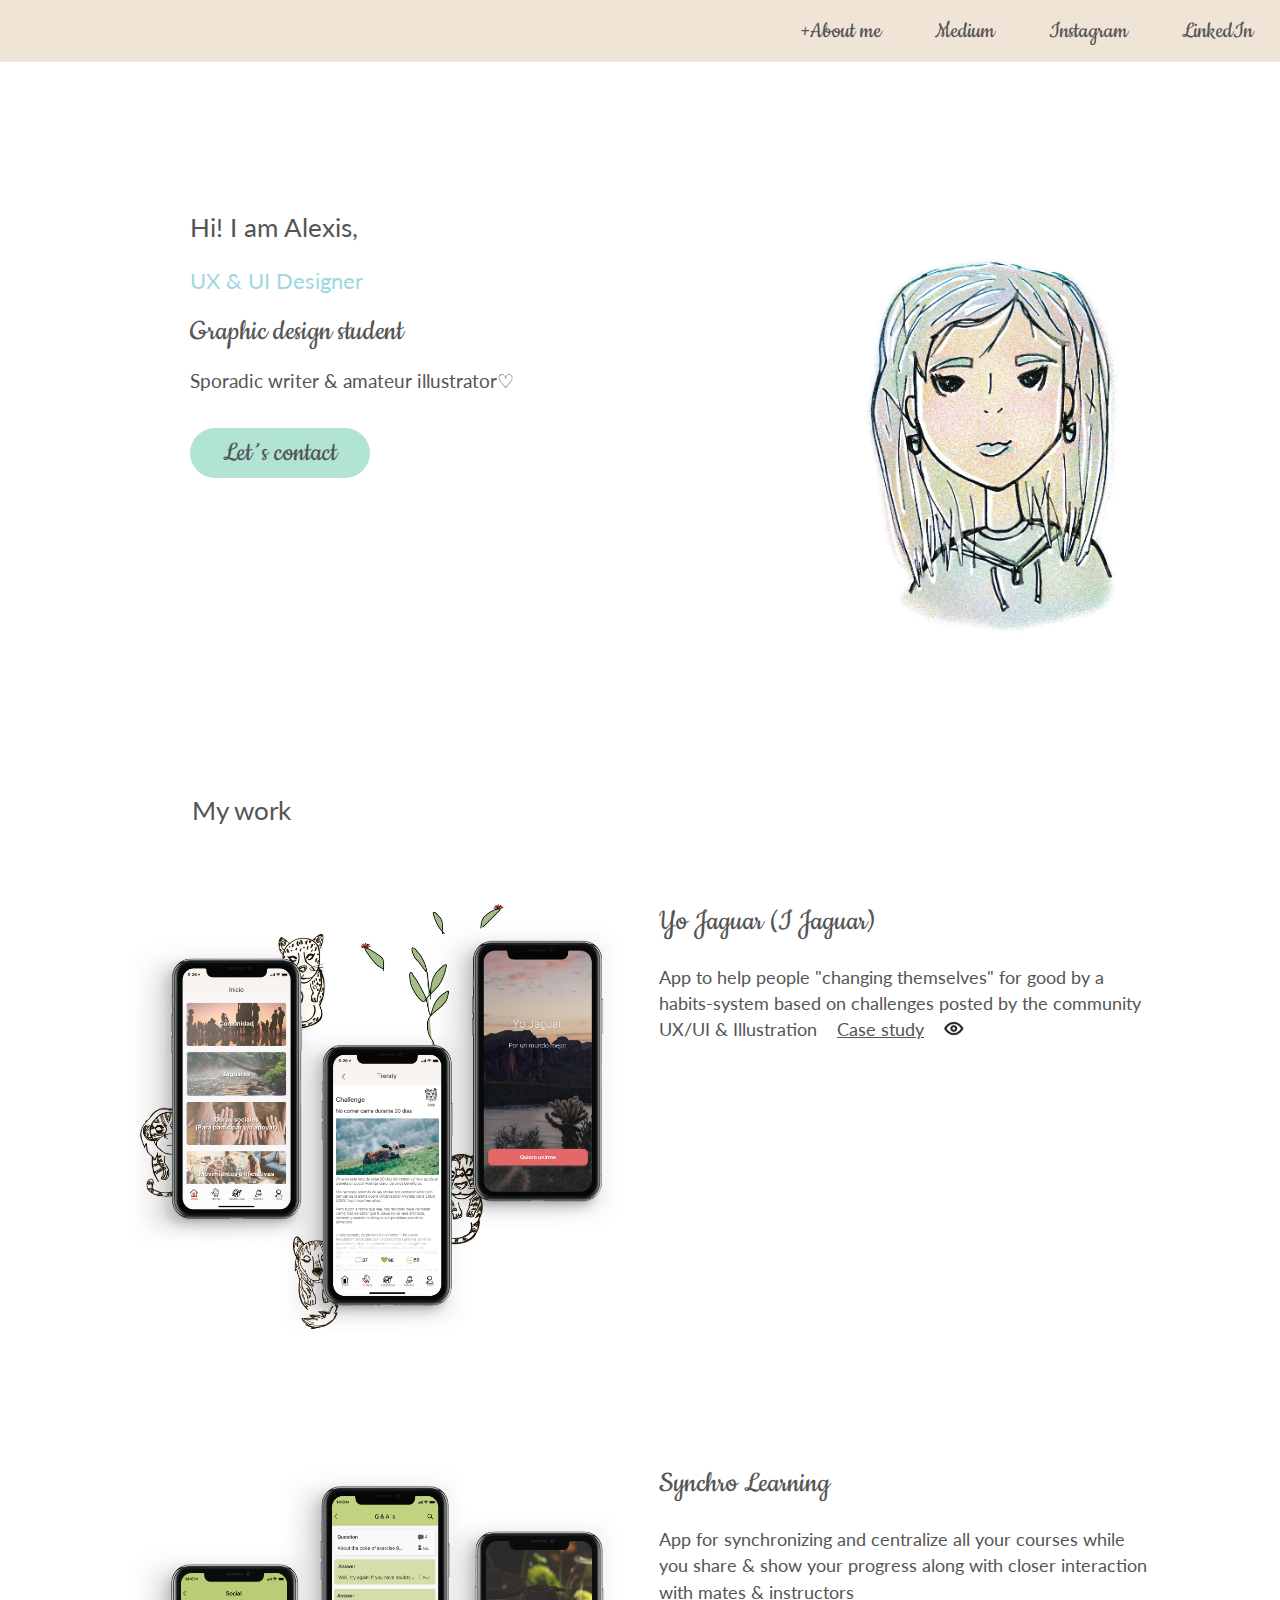
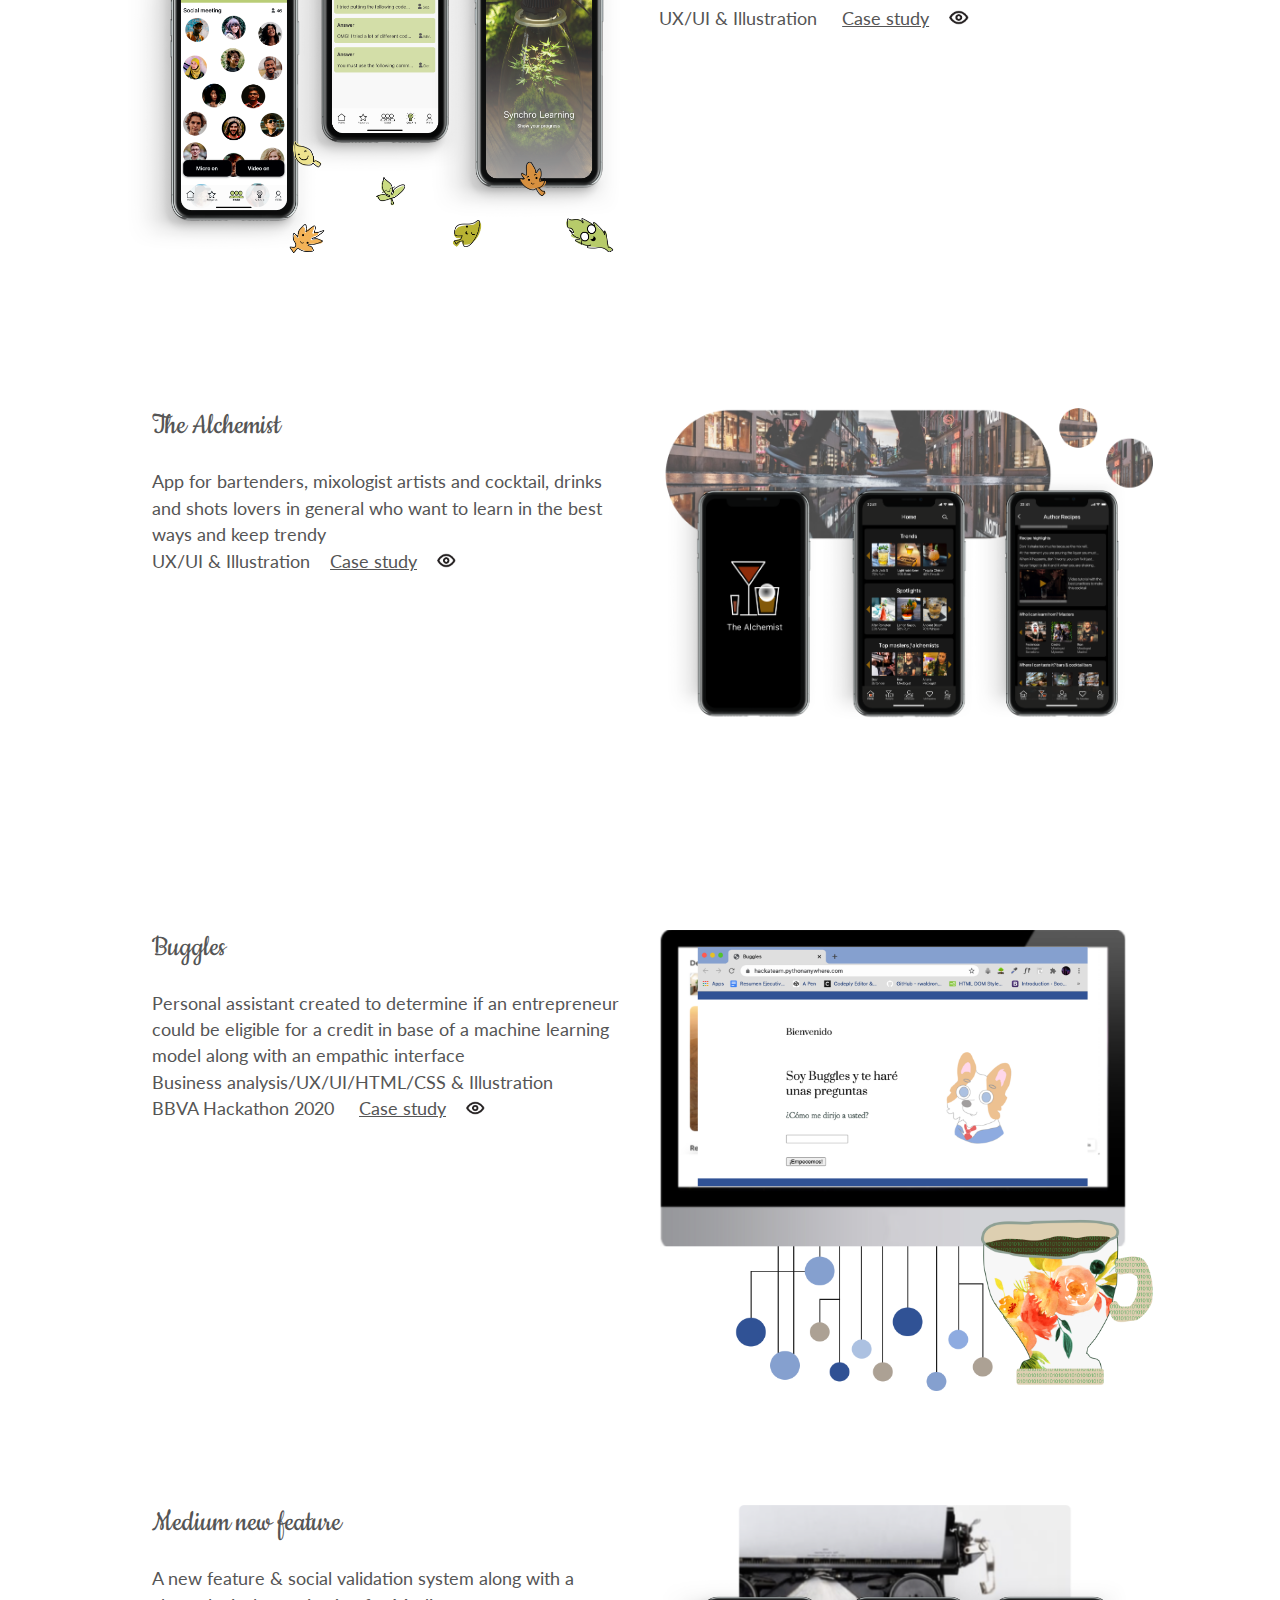
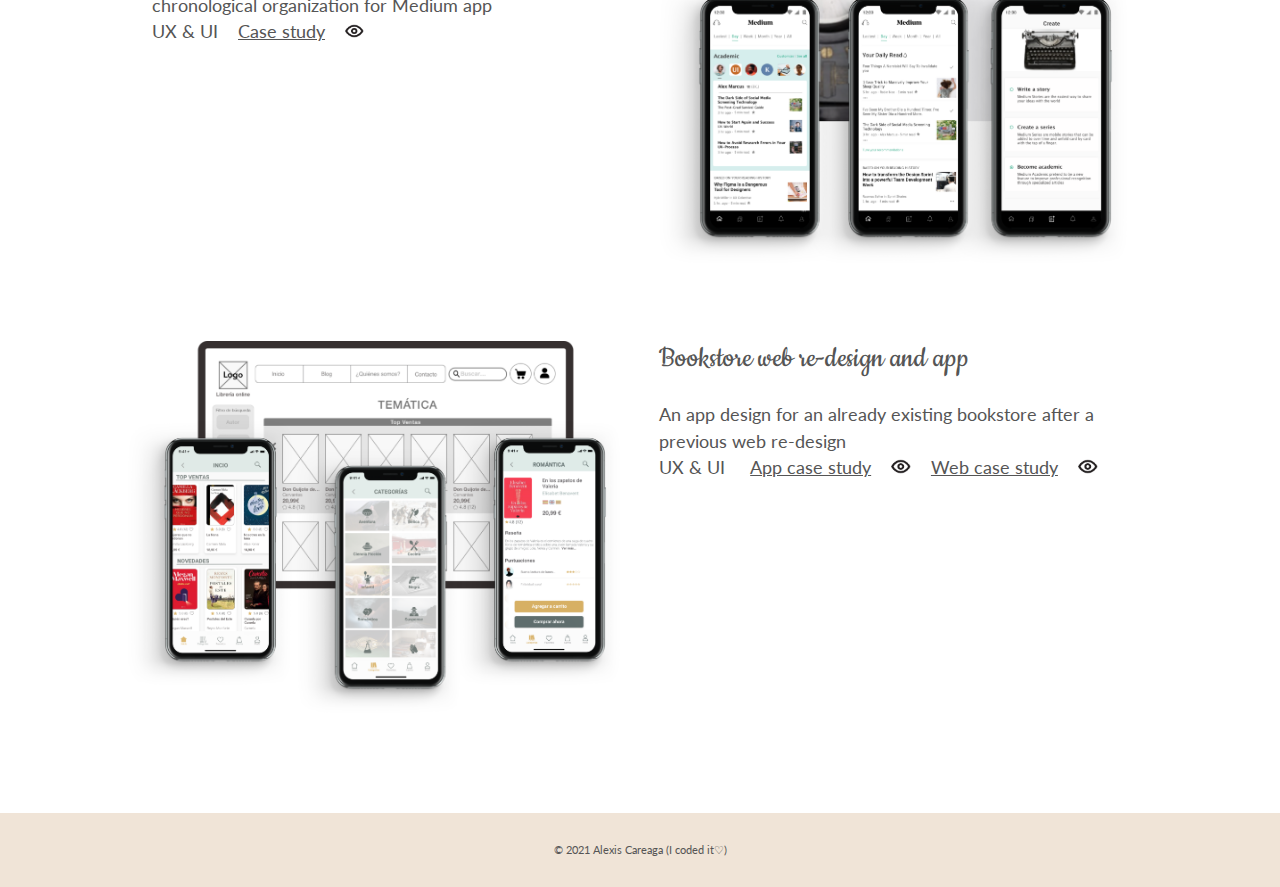
<file: index.html>
<!DOCTYPE html>
<html lang="en" dir="ltr">

<head>
  <meta charset="utf-8">
  <title>Alexis Careaga UX/UI Designer</title>
  <link rel="stylesheet" href="css/reset.css">
  <link rel="stylesheet" href="css/styles.css">
  <link rel="icon" href="images/flechita.png">
  <link href="https://fonts.googleapis.com/css2?family=Lato:wght@100;400&display=swap" rel="stylesheet">
  <link href="https://fonts.googleapis.com/css2?family=Cookie&family=Lato:wght@100;400&display=swap" rel="stylesheet">


</head>

<body>

  <header>
    <div class="navbar">
      <a class="navnav" href="https://www.linkedin.com/in/alexis-careaga-bear/">LinkedIn</a>
      <a class="navnav" href="https://www.instagram.com/alexdancb/">Instagram</a>
      <a class="navnav" href="https://alexiscareaga.medium.com">Medium</a>
      <a class="navnav" href="about.html">+About me</a>
    </div>
  </header>


  <main>

    <div class="me-container">
      <div class="me-title">
        <div>
          <h2>Hi! I am Alexis,</h2>
          <h1>UX & UI Designer</h1>
          <h3>Graphic design student<h3>
              <p class="titleP">Sporadic writer & amateur illustrator♡</p>
<br>
<div id="btn"><span class="noselect"><a href="mailto:danBcareaga@gmail.com">Let´s contact</a></span><div id="circle"></div></div>
        </div>

        <div class="me-image">
          <img class="Meee" src="images/Meee.png">
        </div>

      </div>
    </div>

<div class="myWork">
<h2>My work</h2>
</div>

        <div class="first-container">

          <div class="jaguar-container">
            <img class="jaguar" src="images/NewJaguar.png" alt="I Jaguar app pics by Alexis Careaga">
          </div>

          <div class="jaguar-class">
            <h3>Yo Jaguar (I Jaguar)</h3>
            <br>
            <ul>
              <li class="liP">App to help people "changing themselves" for good by a habits-system based on challenges posted by the community</li>
              <li class="liP">UX/UI & Illustration<u><a class="case" href="https://alexiscareaga.medium.com/my-first-solo-app-design-i-jaguar-because-a-better-world-is-possible-851d6796a09f">Case study</u></a><img class="eye" src="images/eye.png"></li>
            </ul>
          </div>
        </div>

<br>

<br>

<div class="nextproject-container">

  <div class="plants-container">
    <img class="plants" src="images/NewSynchro.png" alt="synchronizing-learning app by Alexis Careaga">
  </div>

  <div class="learning-class">
    <h3>Synchro Learning</h3>
    <br>
    <ul>
      <li class="liP">App for synchronizing and centralize all your courses while you share & show your progress along with closer interaction with mates & instructors</li>
      <li class="liP">UX/UI & Illustration <u><a class="caseStudy" href="https://medium.com/design-bootcamp/app-design-synchrony-and-centralise-all-your-courses-while-you-share-show-your-progress-7709e344005c">Case study</u></a><img class="eye" src="images/eye.png"></li>
    </ul>

  </div>
</div>

<br>

<div class="top-container">

  <div class="cocktails-class">
    <h3>The Alchemist</h3>
    <br>
    <ul>
      <li class="liP">App for bartenders, mixologist artists and cocktail, drinks and shots lovers in general who want to learn in the best ways and keep trendy</li>
      <li class="liP">UX/UI & Illustration<u><a class="caseStudy" href="https://alexiscareaga.medium.com/app-design-the-alchemist-for-cocktails-drinks-and-shots-lovers-31e21719b394">Case study</u></a><img class="eye" src="images/eye.png"></li>
    </ul>
  </div>

  <div class="cocktails-container">
    <img class="drinks" src="images/NewAlchemist.png" alt="app for bartenders, mixologist and cocktails lovers by Alexis Careaga">
  </div>
</div>


<br>


<div class="up-container">

  <div class="assistant-class">
    <h3>Buggles</h3>
    <br>
    <ul>
      <li class="liP">Personal assistant created to determine if an entrepreneur could be eligible for a credit in base of a machine learning model along with an empathic interface</li>
      <li class="liP">Business analysis/UX/UI/HTML/CSS & Illustration</li>
      <li class="liP">BBVA Hackathon 2020 <u><a class="caseStudy" href="https://alexiscareaga.medium.com/the-importance-of-work-near-developers-data-specialists-other-professionals-as-ux-ui-designer-e2f34dd88ea2">Case study</u></a><img class="eye" src="images/eye.png"></li>
    </ul>
  </div>

  <div class="buggles-container">
    <img class="buggles" src="images/Buggles.png" alt="Buggles, personal assistant for credit concession">
  </div>
</div>

<br>

<div class="second-container">

  <div class="mediumclass">
    <h3>Medium new feature</h3>
    <br>
    <ul>
      <li class="liP">A new feature & social validation system along with a chronological organization for Medium app</li>
      <li class="liP">UX & UI<u><a class="caseStudy" href="https://alexiscareaga.medium.com/team-design-a-new-feature-for-medium-2352199de7b2">Case study</u></a><img class="eye" src="images/eye.png"></li>
    </ul>
  </div>

  <div class="medium-container">
    <img class="medium" src="images/NewMedium.png" alt="Medium app pics with the new feature">
  </div>
</div>

<br>


<div class="third-container">

  <div class="library-container">
    <img class="library" src="images/NewBookstore.png" alt="Bookstore app pics">
  </div>

  <div class="libraryclass">
    <h3>Bookstore web re-design and app</h3>
<br>
    <ul>
      <li class="liP">An app design for an already existing bookstore after a previous web re-design</li>
      <li class="liP">UX & UI <u><a class="caseStudy" href="https://alexiscareaga.medium.com/case-study-designing-an-app-from-web-as-a-team-2fbf37fb6bd4">App case study</u></a><img class="eye" src="images/eye.png"><u><a class="caseStudy" href="https://alexiscareaga.medium.com/redesigning-a-website-as-a-team-big-lessons-learned-506351eda17">Web case study</u></a><img class="eye" src="images/eye.png"></li>
    </ul>
  </div>
</div>




  </main>

  <footer>
    <div class="bottom-container">
      <p>© 2021 Alexis Careaga (I coded it♡)</p>
    </div>
  </footer>

  </div>

</body>

</html>
</file>
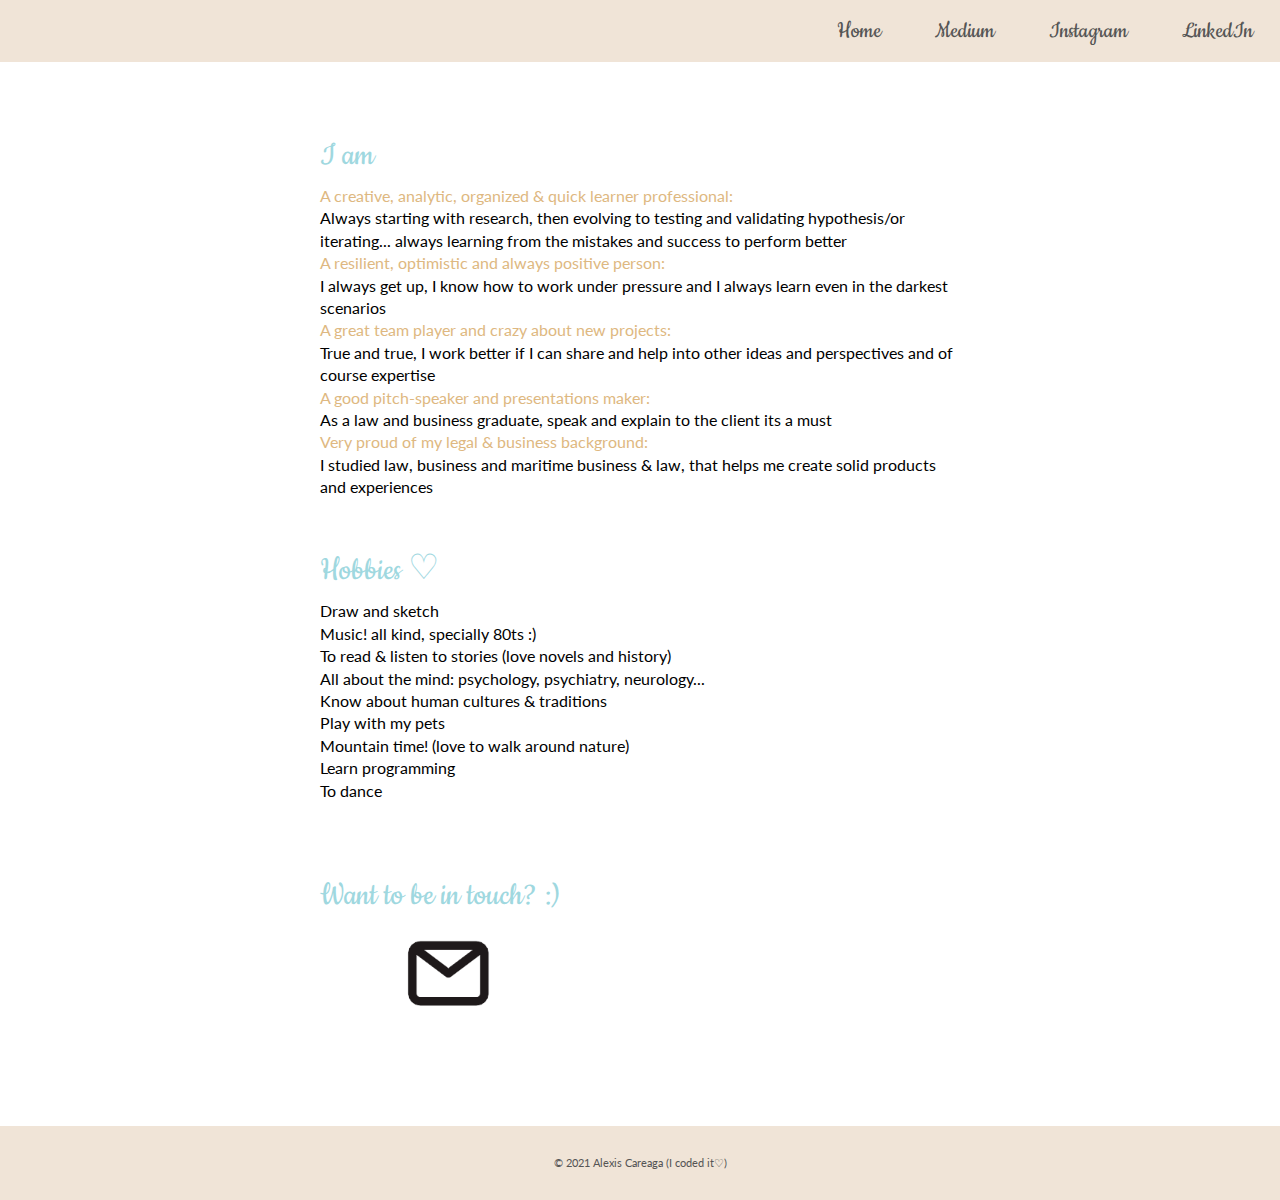
<file: about.html>
<!DOCTYPE html>
<html lang="en" dir="ltr">

<head>
  <meta charset="utf-8">
  <title>About</title>
  <link rel="stylesheet" href="css/reset.css">
  <link rel="stylesheet" href="css/stylesabout.css">
  <link rel="icon" href="images/Oval.png">
  <link href="https://fonts.googleapis.com/css2?family=Lato:wght@100;400&display=swap" rel="stylesheet">
  <link href="https://fonts.googleapis.com/css2?family=Cookie&family=Lato:wght@100;400&display=swap" rel="stylesheet">
</head>

<body>

  <header>
    <div class="navbar">
      <a class="navnav" href="https://www.linkedin.com/in/alexis-careaga-bear/">LinkedIn</a>
      <a class="navnav" href="https://www.instagram.com/alexdancb/">Instagram</a>
      <a class="navnav" href="https://alexiscareaga.medium.com">Medium</a>
      <a class="navnav" href="index.html">Home</a>
    </div>
  </header>

  <main>


    <div class="work-experience">

      <div class="me-part">

    </div>

      <div class="aboutMe">

      <div>
        <h3>I am</h3>
        <ul>
          <li class="attributes">A creative, analytic, organized & quick learner professional:</li>
          <li class="explanation">Always starting with research, then evolving to testing and validating hypothesis/or iterating... always learning from the mistakes and success to perform better</li>

          <li class="attributes">A resilient, optimistic and always positive person:</li>
          <li class="explanation">I always get up, I know how to work under pressure and I always learn even in the darkest scenarios</li>

          <li class="attributes">A great team player and crazy about new projects:</li>
            <li class="explanation">True and true, I work better if I can share and help into other ideas and perspectives and of course expertise</u>

          <li class="attributes">A good pitch-speaker and presentations maker:</li>
          <li class="explanation">As a law and business graduate, speak and explain to the client its a must</li>

          <li class="attributes">Very proud of my legal & business background:</li>
          <li class="explanation">I studied law, business and maritime business & law, that helps me create solid products and experiences</li>
        </ul>
      </div>

<br><br>

      <div class="skill-row">
        <h3 class="passions">Hobbies ♡</h3>
        <ul>
          <li>Draw and sketch</li>
          <li>Music! all kind, specially 80ts :) </li>
          <li>To read & listen to stories (love novels and history)</li>
          <li>All about the mind: psychology, psychiatry, neurology...</li>
          <li>Know about human cultures & traditions</li>
          <li>Play with my pets</li>
          <li>Mountain time! (love to walk around nature)</li>
          <li>Learn programming</li>
          <li>To dance</li>
      </div>

    </div>

<div class="contact">
<h3>Want to be in touch? :)</h3>
<a href="mailto:danBcareaga@gmail.com"><img class="email" src="images/email.png"></a>
</div>

  </div>

  </main>


  <footer>
    <div class="bottom-container">
      <p class="copyright">© 2021 Alexis Careaga (I coded it♡)</p>
    </div>
  </footer>

</body>

</html>
</file>
<file: css/styles.css>
body {
  font-family: 'Lato', sans-serif;
  font-size: 0.8rem;
  color: #555555;
}


 /* Style the navigation bar */
.navbar {
 width: 100%;
 background-color:#f0e4d7;
 overflow: auto;
}

/* Navbar links */
.navbar a {
 float: right;
 text-align: center;
 font-family: 'Cookie', cursive;
 padding: 7px;
 color: #555555;
 text-decoration: none;
 font-size: 25px;
}

/* Navbar links on mouse-over */
.navbar a:hover {
 background-color: #fbf7f0;
}

/* Current/active navbar link */
.active {
 background-color: #f0e4d7;
}


h1 {
  font-size: 1.4rem;
  line-height: 2.1;
  padding-bottom: 10px;
  color: #9fd8df;
}

h2 {
  font-size: 1.6rem;
  padding-top: 10px;
  padding-bottom: 15px;
  color: #555555;
}

h3 {
  font-size: 2rem;
  font-family: 'Cookie', cursive;
  padding-bottom: 10px;
  color: #555555;
}


p {
  font-family: 'Lato', sans-serif;
}

li {
  line-height: 1.5;
  font-size: 1.1rem;
}

a {
  color: #555555;
  margin: 10px 20px;
  text-decoration: none;
}

a:hover {
  color: #9fd8df;
  border-radius: 28px;
}

.eye {
  width: 4%;
}

.titleP{
  font-size: 1.2rem;
  padding-top: 10px;
}

/*____________Button_________________*/

#btn {
  background: #b2e4d5;
  height: 40px;
  width: 180px;
  min-width: 40px;
  border: none;
  border-radius: 28px;
  font-size: 30px;
  font-family: 'Cookie', cursive;
  position: relative;
  transition: 1s;
  -webkit-tap-highlight-color: transparent;
  display: flex;
  align-items: center;
  justify-content: center;
  cursor: pointer;
  padding-top: 5px;
  padding-bottom: 5px;
}

#btn #circle {
  width: 5px;
  height: 5px;
  background: transparent;
  border-radius: 50%;
  position: absolute;
  top: 0;
  left: 50%;
  overflow: hidden;
  transition: 500ms;
}

.noselect {
  -webkit-touch-callout: none;
    -webkit-user-select: none;
     -khtml-user-select: none;
       -moz-user-select: none;
        -ms-user-select: none;
            user-select: none;
}

#btn:hover {
  background: transparent;
}

#btn:hover #circle {
  height: 40px;
  width: 40px;
  left: 0;
  border-radius: 0;
  border-bottom: 2px solid #eee;
}

/*____________Title_________________*/

.me-container {
  columns: 2;
  margin-top: 5%;
  margin-bottom: 5%
}

.me-title {
  text-align: left;
  padding: 12% 0% 5% 30%;
}

.me-image {
padding: 25% 30% 5% 0%;
}

.Meee {
  max-width: 100%;
  height: auto;
}


/*____________WORK_________________*/


.myWork {
  text-align: left;
  padding: 1% 60% 5% 15%;
}

/*____________Yo Jaguar_________________*/

.first-container {
  columns: 2;
}

.jaguar-class {
  text-align: left;
  padding: 0% 20% 10% 2%;
}

.jaguar-container {
  padding: 0% 2% 10% 20%;
}

.jaguar {
  max-width: 100%;
  height: auto;
}


/*____________Synchro-Learning_________________*/


.nextproject-container {
  columns: 2;
}

.learning-class {
  text-align: left;
  padding: 5% 20% 5% 2%;
}

.plants-container{
  padding: 5% 2% 5% 20%;
}

.plants {
  max-width: 100%;
  height: auto;
}

/*____________The Alchemist_________________*/

.top-container {
  columns: 2;
}

.cocktails-class {
  text-align: left;
  padding: 15% 2% 10% 24%;
}

.cocktails-container {
  padding: 15% 20% 10% 2%;
}

.drinks {
  max-width: 100%;
  height: auto;
}

/*_______________Buggles_________________*/

.up-container {
  columns: 2;
}

.assistant-class {
  text-align: left;
  padding: 20% 2% 10% 24%;
}

.buggles-container {
padding: 20% 20% 10% 2%;
}

.buggles {
  max-width: 100%;
  height: auto;
}

/*____________Medium_________________*/
.second-container {
  columns: 2;
}

.mediumclass {
  text-align: left;
  padding: 5% 2% 5% 24%;
}

.medium-container {
  padding: 5% 24% 5% 2%;
}

.medium {
  max-width: 100%;
  height: auto;
}

/*____________Librería_________________*/
.third-container {
  columns: 2;
}

.libraryclass {
  text-align: left;
  padding: 4% 20% 15% 2%;
}

.library-container {
  padding: 4% 2% 15% 20%;
}

.library {
  max-width: 100%;
  height: auto;
}




/*____________Contact_________________*/

.contact {
  text-align: right;
  margin: 20px 290px 60px 40px;
  columns: 2;
}

.contact-mini {
  padding-top: 20px;
}

.contactme {
  color: #555555;
  font-size: 1.3rem;
}

/*____________Footer_________________*/
.bottom-container {
  text-align: center;
  font-size: 0.7rem;
  color: #555555;
  background-color: #f0e4d7;
  padding: 30px 0 30px;
}

/*____________Mobile_________________*/

@media screen and (max-width: 500px) {

  .navbar a{
   font-size: 1.4rem;
  }
    h1 {
      font-size: 1.1rem;
    }

    h2 {
      font-size: 1.3rem;
    }

    h3 {
      font-size: 1.5rem;
    }

    .titleP {
      line-height: 1rem;
      font-size: 1rem;
    }

    .liP{
      line-height: 0.8rem;
      font-size: 0.6rem;
    }

    .meee {
      width: 100%;
    }

    #btn {
        background: #b2e4d5;
        height: 40px;
        width: 180px;
        min-width: 40px;
        border: none;
        border-radius: 28px;
        font-size: 30px;
        font-family: 'Cookie', cursive;
        position: relative;
        transition: 1s;
        -webkit-tap-highlight-color: transparent;
        display: none;
        align-items: center;
        justify-content: center;
        cursor: pointer;
        padding-top: 5px;
        padding-bottom: 5px;

      }
    }
</file>
<file: css/stylesabout.css>
body {
  font-family: 'Lato', sans-serif;
  font-size: 1rem;
  color: ##555555;
}

/* Style the navigation bar */
.navbar {
width: 100%;
background-color:#f0e4d7;
overflow: auto;
}

/* Navbar links */
.navbar a {
float: right;
text-align: center;
font-family: 'Cookie', cursive;
padding: 7px;
color: #555555;
text-decoration: none;
font-size: 25px;
}

/* Navbar links on mouse-over */
.navbar a:hover {
background-color: #fbf7f0;
}

/* Current/active navbar link */
.active {
background-color: #f0e4d7;
}


h3 {
  font-size: 2.2rem;
  font-family: 'Cookie', cursive;
  padding-top: 10px;
  padding-bottom: 10px;
  color: #9fd8df;
}

li {
  line-height: 1.4;
}

.attributes {
  color: #deb881;
}

a {
  color: white;
  margin: 10px 20px;
  text-decoration: none;
}

a:hover {
  color: #9fd8df;
  border-radius: 28px;
}

.email{
  width: 15%;
  padding-left: 60px;
}

/*____________Body_________________*/

.work-experience {
}

.me-part{

}

.aboutMe{
  text-align: left;
  padding: 5% 25% 5% 25%;
}


.Meee {
  width: 20%;
}

.contact{
  text-align: left;
  padding: 0% 25% 8% 25%;
}

/*____________Footer_________________*/
.bottom-container {
  text-align: center;
  font-size:0.7rem;
  color: #555555;
  background-color: #f0e4d7;
  padding: 30px 0 30px;
}


/*____________Mobile_________________*/

@media screen and (max-width: 500px) {

  .navbar a{
   font-size: 1.4rem;
  }

    h3 {
      font-size: 1.8rem;
    }

    li {

      font-size: 0.9rem;
    }

    .meee {
      width: 100%;
    }

    .work-experience {
      column: 1;
      margin: auto;
    }

    .email{
      width: 30%;
      padding-left: 60px;
    }
}
</file>
